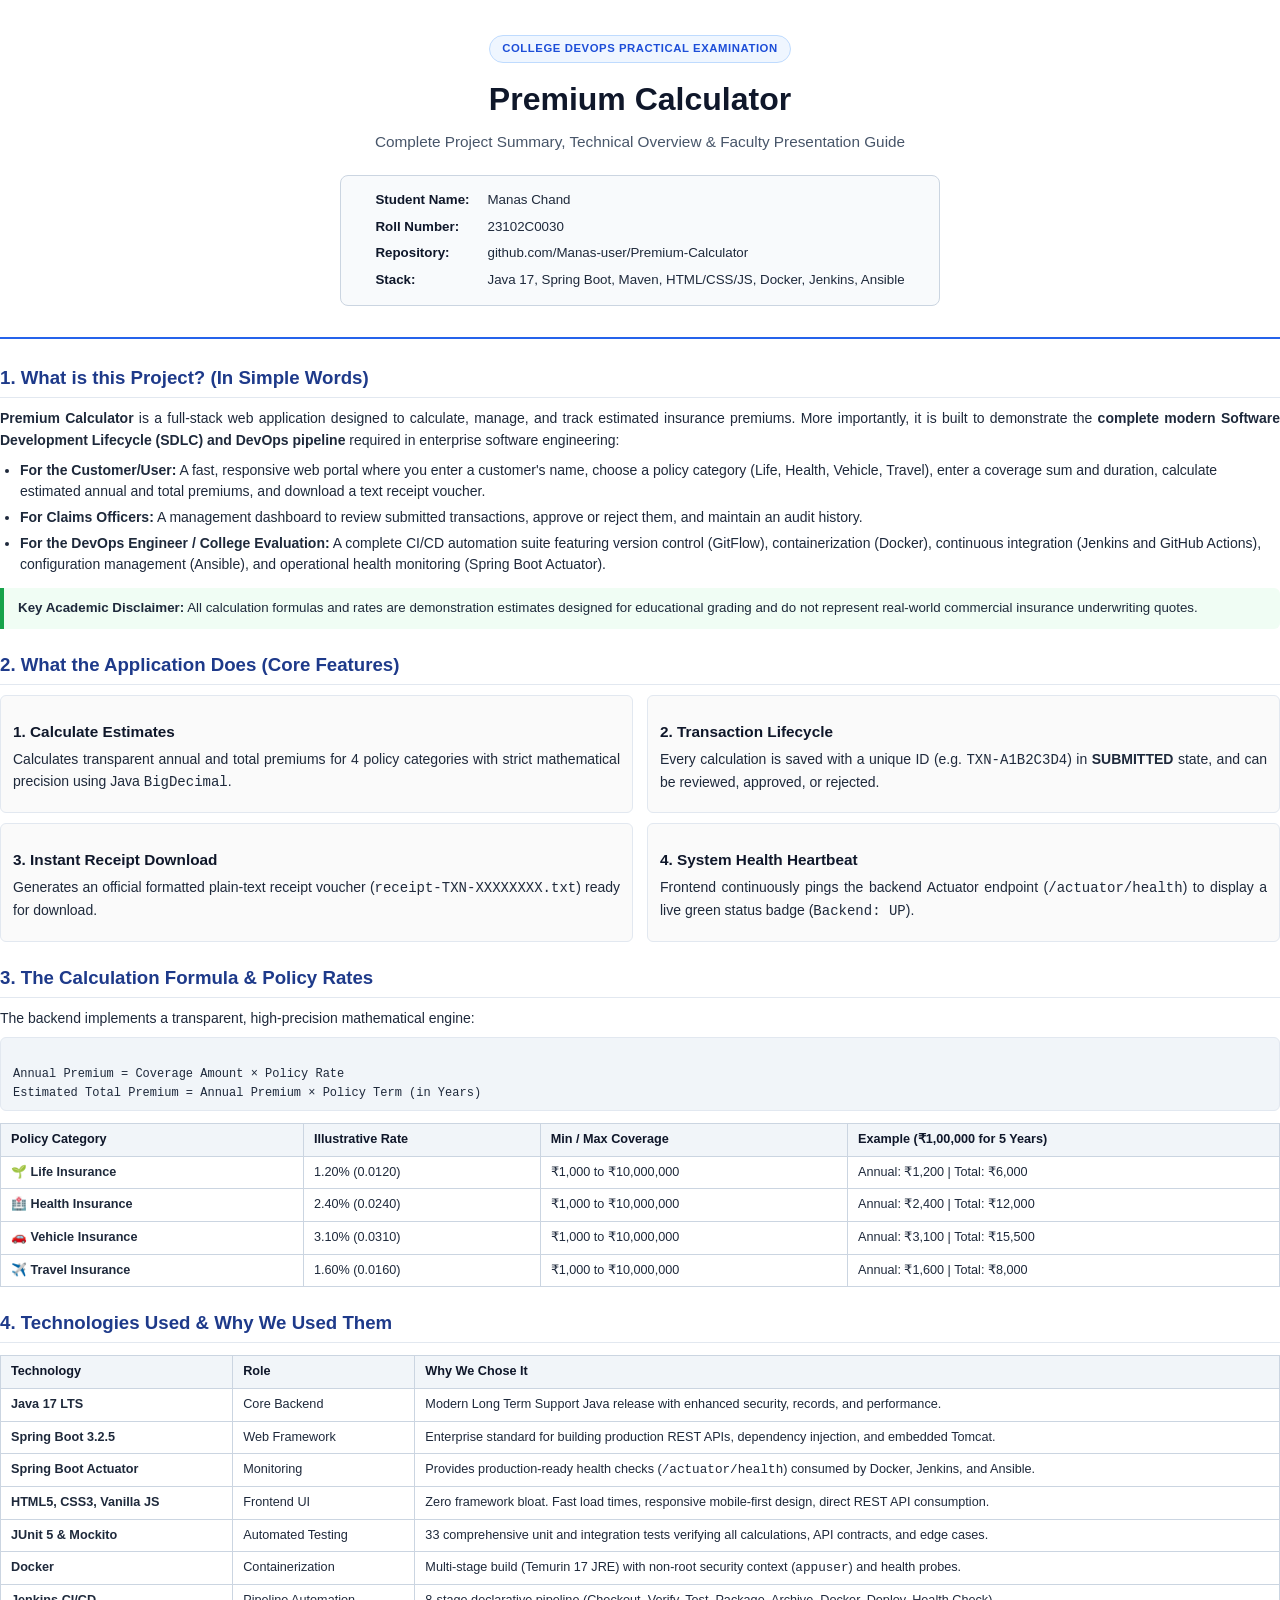
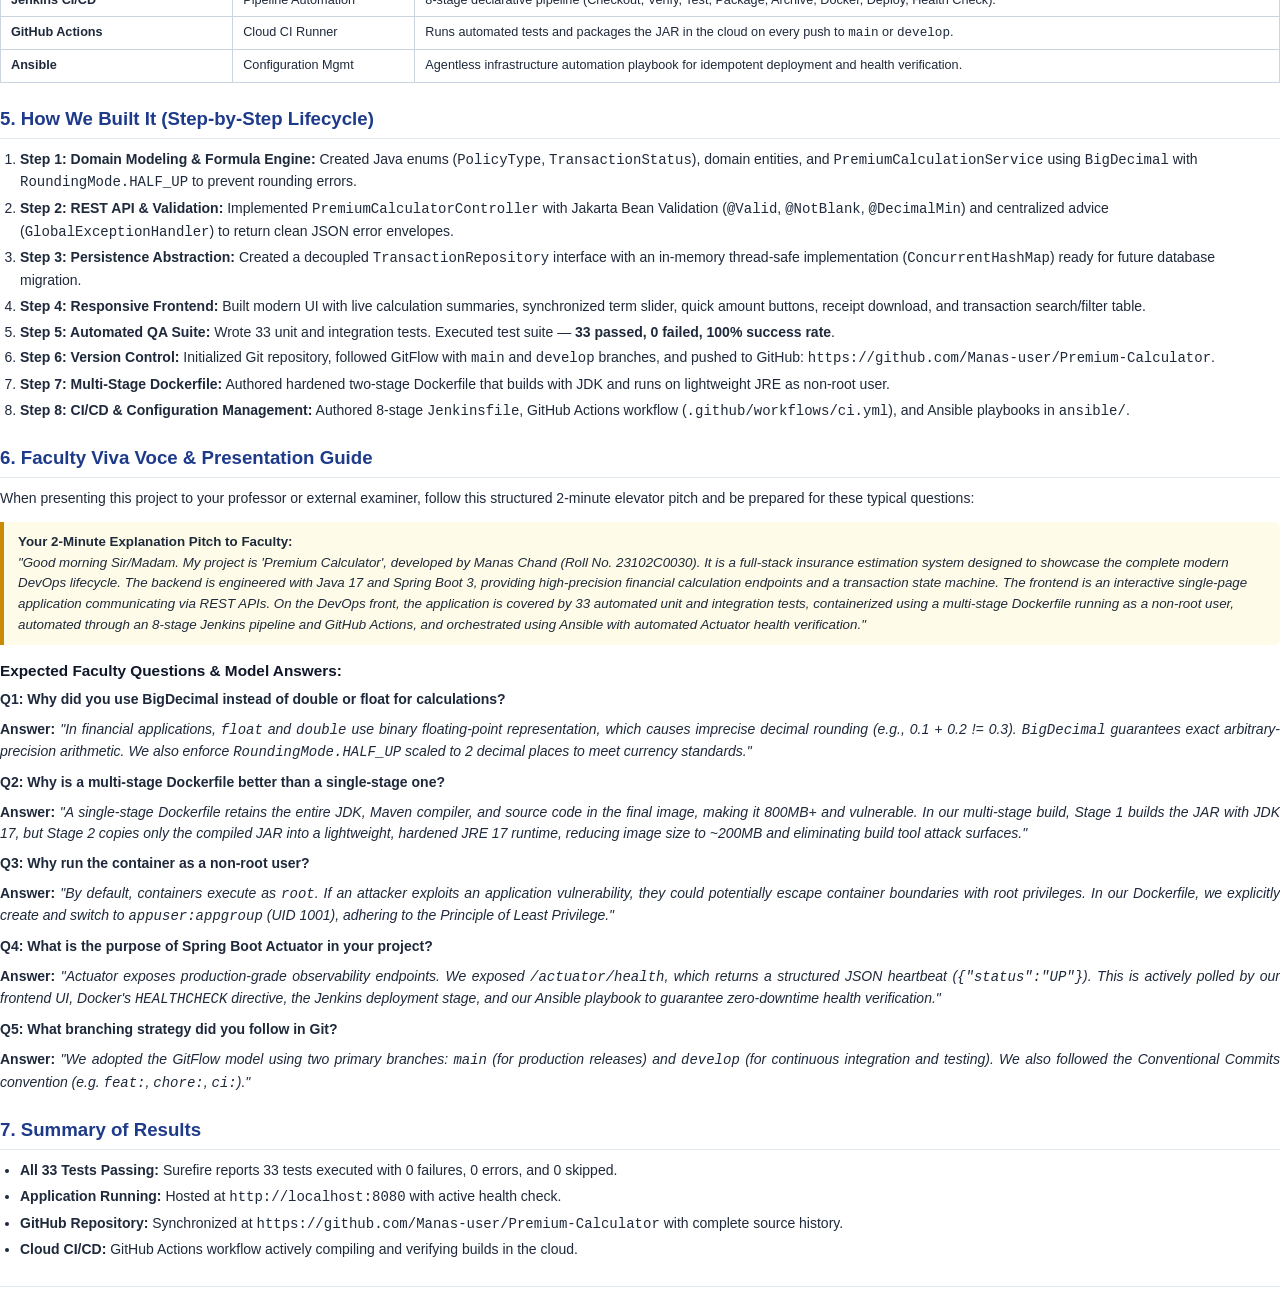
<file: docs/summary.html>
<!DOCTYPE html>
<html lang="en">
<head>
<meta charset="UTF-8">
<title>Premium Calculator - Full Project Summary & Faculty Viva Guide</title>
<style>
    @page {
        size: A4;
        margin: 18mm 16mm 18mm 16mm;
    }
    * {
        box-sizing: border-box;
        margin: 0;
        padding: 0;
    }
    body {
        font-family: -apple-system, BlinkMacSystemFont, "Segoe UI", Roboto, Helvetica, Arial, sans-serif;
        color: #1e293b;
        background: #ffffff;
        font-size: 10.5pt;
        line-height: 1.55;
    }
    .cover {
        text-align: center;
        padding: 35px 20px 25px 20px;
        border-bottom: 2.5px solid #2563eb;
        margin-bottom: 25px;
    }
    .badge {
        display: inline-block;
        background: #eff6ff;
        color: #1d4ed8;
        font-weight: 700;
        font-size: 8.5pt;
        padding: 4px 12px;
        border-radius: 9999px;
        border: 1px solid #bfdbfe;
        text-transform: uppercase;
        letter-spacing: 0.05em;
        margin-bottom: 12px;
    }
    h1 {
        font-size: 24pt;
        color: #0f172a;
        margin-bottom: 6px;
        font-weight: 800;
    }
    .subtitle {
        font-size: 11.5pt;
        color: #475569;
        margin-bottom: 16px;
    }
    .student-card {
        display: inline-block;
        background: #f8fafc;
        border: 1.5px solid #cbd5e1;
        border-radius: 8px;
        padding: 10px 24px;
        margin-top: 5px;
        text-align: left;
        font-size: 10pt;
    }
    .student-card table td {
        padding: 2px 8px;
    }
    .student-card strong {
        color: #0f172a;
    }
    h2 {
        font-size: 14pt;
        color: #1e3a8a;
        border-bottom: 1.5px solid #e2e8f0;
        padding-bottom: 4px;
        margin-top: 22px;
        margin-bottom: 10px;
        page-break-after: avoid;
    }
    h3 {
        font-size: 11.5pt;
        color: #0f172a;
        margin-top: 14px;
        margin-bottom: 6px;
        page-break-after: avoid;
    }
    p {
        margin-bottom: 8px;
        text-align: justify;
    }
    ul, ol {
        margin-left: 20px;
        margin-bottom: 10px;
    }
    li {
        margin-bottom: 4px;
    }
    .callout {
        background: #f8fafc;
        border-left: 4px solid #2563eb;
        padding: 10px 14px;
        border-radius: 0 6px 6px 0;
        margin: 12px 0;
        font-size: 10pt;
    }
    .callout-success {
        background: #f0fdf4;
        border-left-color: #16a34a;
    }
    .callout-viva {
        background: #fefce8;
        border-left-color: #ca8a04;
    }
    table.data-table {
        width: 100%;
        border-collapse: collapse;
        margin: 12px 0;
        font-size: 9.5pt;
    }
    table.data-table th, table.data-table td {
        border: 1px solid #cbd5e1;
        padding: 6px 10px;
        text-align: left;
    }
    table.data-table th {
        background: #f1f5f9;
        color: #0f172a;
        font-weight: 700;
    }
    .code-block {
        background: #f1f5f9;
        border: 1px solid #e2e8f0;
        border-radius: 6px;
        padding: 8px 12px;
        font-family: Consolas, monospace;
        font-size: 9pt;
        margin: 8px 0;
        white-space: pre-wrap;
    }
    .page-break {
        page-break-before: always;
    }
    .grid-2 {
        display: flex;
        gap: 14px;
        margin-bottom: 10px;
    }
    .card {
        flex: 1;
        border: 1px solid #e2e8f0;
        border-radius: 6px;
        padding: 10px 12px;
        background: #fafafa;
    }
    .footer-note {
        text-align: center;
        font-size: 8.5pt;
        color: #94a3b8;
        margin-top: 25px;
        padding-top: 8px;
        border-top: 1px solid #e2e8f0;
    }
</style>
</head>
<body>

<!-- COVER SECTION -->
<div class="cover">
    <div class="badge">College DevOps Practical Examination</div>
    <h1>Premium Calculator</h1>
    <div class="subtitle">Complete Project Summary, Technical Overview & Faculty Presentation Guide</div>

    <div class="student-card">
        <table>
            <tr><td><strong>Student Name:</strong></td><td>Manas Chand</td></tr>
            <tr><td><strong>Roll Number:</strong></td><td>23102C0030</td></tr>
            <tr><td><strong>Repository:</strong></td><td>github.com/Manas-user/Premium-Calculator</td></tr>
            <tr><td><strong>Stack:</strong></td><td>Java 17, Spring Boot, Maven, HTML/CSS/JS, Docker, Jenkins, Ansible</td></tr>
        </table>
    </div>
</div>

<!-- 1. EXECUTIVE SUMMARY -->
<h2>1. What is this Project? (In Simple Words)</h2>
<p>
    <strong>Premium Calculator</strong> is a full-stack web application designed to calculate, manage, and track estimated insurance premiums. 
    More importantly, it is built to demonstrate the <strong>complete modern Software Development Lifecycle (SDLC) and DevOps pipeline</strong> required in enterprise software engineering:
</p>
<ul>
    <li><strong>For the Customer/User:</strong> A fast, responsive web portal where you enter a customer's name, choose a policy category (Life, Health, Vehicle, Travel), enter a coverage sum and duration, calculate estimated annual and total premiums, and download a text receipt voucher.</li>
    <li><strong>For Claims Officers:</strong> A management dashboard to review submitted transactions, approve or reject them, and maintain an audit history.</li>
    <li><strong>For the DevOps Engineer / College Evaluation:</strong> A complete CI/CD automation suite featuring version control (GitFlow), containerization (Docker), continuous integration (Jenkins and GitHub Actions), configuration management (Ansible), and operational health monitoring (Spring Boot Actuator).</li>
</ul>

<div class="callout callout-success">
    <strong>Key Academic Disclaimer:</strong> All calculation formulas and rates are demonstration estimates designed for educational grading and do not represent real-world commercial insurance underwriting quotes.
</div>

<!-- 2. WHAT IT DOES & HOW IT DOES IT -->
<h2>2. What the Application Does (Core Features)</h2>
<div class="grid-2">
    <div class="card">
        <h3>1. Calculate Estimates</h3>
        <p>Calculates transparent annual and total premiums for 4 policy categories with strict mathematical precision using Java <code>BigDecimal</code>.</p>
    </div>
    <div class="card">
        <h3>2. Transaction Lifecycle</h3>
        <p>Every calculation is saved with a unique ID (e.g. <code>TXN-A1B2C3D4</code>) in <strong>SUBMITTED</strong> state, and can be reviewed, approved, or rejected.</p>
    </div>
</div>
<div class="grid-2">
    <div class="card">
        <h3>3. Instant Receipt Download</h3>
        <p>Generates an official formatted plain-text receipt voucher (<code>receipt-TXN-XXXXXXXX.txt</code>) ready for download.</p>
    </div>
    <div class="card">
        <h3>4. System Health Heartbeat</h3>
        <p>Frontend continuously pings the backend Actuator endpoint (<code>/actuator/health</code>) to display a live green status badge (<code>Backend: UP</code>).</p>
    </div>
</div>

<!-- 3. THE FORMULA & RATES -->
<h2>3. The Calculation Formula & Policy Rates</h2>
<p>The backend implements a transparent, high-precision mathematical engine:</p>
<div class="code-block">
Annual Premium = Coverage Amount × Policy Rate
Estimated Total Premium = Annual Premium × Policy Term (in Years)
</div>
<table class="data-table">
    <thead>
        <tr>
            <th>Policy Category</th>
            <th>Illustrative Rate</th>
            <th>Min / Max Coverage</th>
            <th>Example (₹1,00,000 for 5 Years)</th>
        </tr>
    </thead>
    <tbody>
        <tr>
            <td><strong>🌱 Life Insurance</strong></td>
            <td>1.20% (0.0120)</td>
            <td>₹1,000 to ₹10,000,000</td>
            <td>Annual: ₹1,200 | Total: ₹6,000</td>
        </tr>
        <tr>
            <td><strong>🏥 Health Insurance</strong></td>
            <td>2.40% (0.0240)</td>
            <td>₹1,000 to ₹10,000,000</td>
            <td>Annual: ₹2,400 | Total: ₹12,000</td>
        </tr>
        <tr>
            <td><strong>🚗 Vehicle Insurance</strong></td>
            <td>3.10% (0.0310)</td>
            <td>₹1,000 to ₹10,000,000</td>
            <td>Annual: ₹3,100 | Total: ₹15,500</td>
        </tr>
        <tr>
            <td><strong>✈️ Travel Insurance</strong></td>
            <td>1.60% (0.0160)</td>
            <td>₹1,000 to ₹10,000,000</td>
            <td>Annual: ₹1,600 | Total: ₹8,000</td>
        </tr>
    </tbody>
</table>

<div class="page-break"></div>

<!-- 4. TECHNOLOGIES USED -->
<h2>4. Technologies Used & Why We Used Them</h2>
<table class="data-table">
    <thead>
        <tr>
            <th>Technology</th>
            <th>Role</th>
            <th>Why We Chose It</th>
        </tr>
    </thead>
    <tbody>
        <tr>
            <td><strong>Java 17 LTS</strong></td>
            <td>Core Backend</td>
            <td>Modern Long Term Support Java release with enhanced security, records, and performance.</td>
        </tr>
        <tr>
            <td><strong>Spring Boot 3.2.5</strong></td>
            <td>Web Framework</td>
            <td>Enterprise standard for building production REST APIs, dependency injection, and embedded Tomcat.</td>
        </tr>
        <tr>
            <td><strong>Spring Boot Actuator</strong></td>
            <td>Monitoring</td>
            <td>Provides production-ready health checks (<code>/actuator/health</code>) consumed by Docker, Jenkins, and Ansible.</td>
        </tr>
        <tr>
            <td><strong>HTML5, CSS3, Vanilla JS</strong></td>
            <td>Frontend UI</td>
            <td>Zero framework bloat. Fast load times, responsive mobile-first design, direct REST API consumption.</td>
        </tr>
        <tr>
            <td><strong>JUnit 5 & Mockito</strong></td>
            <td>Automated Testing</td>
            <td>33 comprehensive unit and integration tests verifying all calculations, API contracts, and edge cases.</td>
        </tr>
        <tr>
            <td><strong>Docker</strong></td>
            <td>Containerization</td>
            <td>Multi-stage build (Temurin 17 JRE) with non-root security context (<code>appuser</code>) and health probes.</td>
        </tr>
        <tr>
            <td><strong>Jenkins CI/CD</strong></td>
            <td>Pipeline Automation</td>
            <td>8-stage declarative pipeline (Checkout, Verify, Test, Package, Archive, Docker, Deploy, Health Check).</td>
        </tr>
        <tr>
            <td><strong>GitHub Actions</strong></td>
            <td>Cloud CI Runner</td>
            <td>Runs automated tests and packages the JAR in the cloud on every push to <code>main</code> or <code>develop</code>.</td>
        </tr>
        <tr>
            <td><strong>Ansible</strong></td>
            <td>Configuration Mgmt</td>
            <td>Agentless infrastructure automation playbook for idempotent deployment and health verification.</td>
        </tr>
    </tbody>
</table>

<!-- 5. HOW WE BUILT IT -->
<h2>5. How We Built It (Step-by-Step Lifecycle)</h2>
<ol>
    <li><strong>Step 1: Domain Modeling & Formula Engine:</strong> Created Java enums (<code>PolicyType</code>, <code>TransactionStatus</code>), domain entities, and <code>PremiumCalculationService</code> using <code>BigDecimal</code> with <code>RoundingMode.HALF_UP</code> to prevent rounding errors.</li>
    <li><strong>Step 2: REST API & Validation:</strong> Implemented <code>PremiumCalculatorController</code> with Jakarta Bean Validation (<code>@Valid</code>, <code>@NotBlank</code>, <code>@DecimalMin</code>) and centralized advice (<code>GlobalExceptionHandler</code>) to return clean JSON error envelopes.</li>
    <li><strong>Step 3: Persistence Abstraction:</strong> Created a decoupled <code>TransactionRepository</code> interface with an in-memory thread-safe implementation (<code>ConcurrentHashMap</code>) ready for future database migration.</li>
    <li><strong>Step 4: Responsive Frontend:</strong> Built modern UI with live calculation summaries, synchronized term slider, quick amount buttons, receipt download, and transaction search/filter table.</li>
    <li><strong>Step 5: Automated QA Suite:</strong> Wrote 33 unit and integration tests. Executed test suite — <strong>33 passed, 0 failed, 100% success rate</strong>.</li>
    <li><strong>Step 6: Version Control:</strong> Initialized Git repository, followed GitFlow with <code>main</code> and <code>develop</code> branches, and pushed to GitHub: <code>https://github.com/Manas-user/Premium-Calculator</code>.</li>
    <li><strong>Step 7: Multi-Stage Dockerfile:</strong> Authored hardened two-stage Dockerfile that builds with JDK and runs on lightweight JRE as non-root user.</li>
    <li><strong>Step 8: CI/CD & Configuration Management:</strong> Authored 8-stage <code>Jenkinsfile</code>, GitHub Actions workflow (<code>.github/workflows/ci.yml</code>), and Ansible playbooks in <code>ansible/</code>.</li>
</ol>

<div class="page-break"></div>

<!-- 6. HOW TO EXPLAIN TO FACULTY -->
<h2>6. Faculty Viva Voce & Presentation Guide</h2>
<p>
    When presenting this project to your professor or external examiner, follow this structured 2-minute elevator pitch and be prepared for these typical questions:
</p>

<div class="callout callout-viva">
    <strong>Your 2-Minute Explanation Pitch to Faculty:</strong><br>
    <em>
    "Good morning Sir/Madam. My project is 'Premium Calculator', developed by Manas Chand (Roll No. 23102C0030). 
    It is a full-stack insurance estimation system designed to showcase the complete modern DevOps lifecycle. 
    The backend is engineered with Java 17 and Spring Boot 3, providing high-precision financial calculation endpoints and a transaction state machine. 
    The frontend is an interactive single-page application communicating via REST APIs. 
    On the DevOps front, the application is covered by 33 automated unit and integration tests, containerized using a multi-stage Dockerfile running as a non-root user, automated through an 8-stage Jenkins pipeline and GitHub Actions, and orchestrated using Ansible with automated Actuator health verification."
    </em>
</div>

<h3>Expected Faculty Questions & Model Answers:</h3>

<p><strong>Q1: Why did you use BigDecimal instead of double or float for calculations?</strong></p>
<p><strong>Answer:</strong> <em>"In financial applications, <code>float</code> and <code>double</code> use binary floating-point representation, which causes imprecise decimal rounding (e.g., 0.1 + 0.2 != 0.3). <code>BigDecimal</code> guarantees exact arbitrary-precision arithmetic. We also enforce <code>RoundingMode.HALF_UP</code> scaled to 2 decimal places to meet currency standards."</em></p>

<p><strong>Q2: Why is a multi-stage Dockerfile better than a single-stage one?</strong></p>
<p><strong>Answer:</strong> <em>"A single-stage Dockerfile retains the entire JDK, Maven compiler, and source code in the final image, making it 800MB+ and vulnerable. In our multi-stage build, Stage 1 builds the JAR with JDK 17, but Stage 2 copies only the compiled JAR into a lightweight, hardened JRE 17 runtime, reducing image size to ~200MB and eliminating build tool attack surfaces."</em></p>

<p><strong>Q3: Why run the container as a non-root user?</strong></p>
<p><strong>Answer:</strong> <em>"By default, containers execute as <code>root</code>. If an attacker exploits an application vulnerability, they could potentially escape container boundaries with root privileges. In our Dockerfile, we explicitly create and switch to <code>appuser:appgroup</code> (UID 1001), adhering to the Principle of Least Privilege."</em></p>

<p><strong>Q4: What is the purpose of Spring Boot Actuator in your project?</strong></p>
<p><strong>Answer:</strong> <em>"Actuator exposes production-grade observability endpoints. We exposed <code>/actuator/health</code>, which returns a structured JSON heartbeat (<code>{"status":"UP"}</code>). This is actively polled by our frontend UI, Docker's <code>HEALTHCHECK</code> directive, the Jenkins deployment stage, and our Ansible playbook to guarantee zero-downtime health verification."</em></p>

<p><strong>Q5: What branching strategy did you follow in Git?</strong></p>
<p><strong>Answer:</strong> <em>"We adopted the GitFlow model using two primary branches: <code>main</code> (for production releases) and <code>develop</code> (for continuous integration and testing). We also followed the Conventional Commits convention (e.g. <code>feat:</code>, <code>chore:</code>, <code>ci:</code>)."</em></p>

<!-- 7. SUMMARY & CONCLUSION -->
<h2>7. Summary of Results</h2>
<ul>
    <li><strong>All 33 Tests Passing:</strong> Surefire reports 33 tests executed with 0 failures, 0 errors, and 0 skipped.</li>
    <li><strong>Application Running:</strong> Hosted at <code>http://localhost:8080</code> with active health check.</li>
    <li><strong>GitHub Repository:</strong> Synchronized at <code>https://github.com/Manas-user/Premium-Calculator</code> with complete source history.</li>
    <li><strong>Cloud CI/CD:</strong> GitHub Actions workflow actively compiling and verifying builds in the cloud.</li>
</ul>

<div class="footer-note">
    Premium Calculator — College Practical DevOps Project &copy; 2026 Manas Chand (Roll No. 23102C0030)
</div>

</body>
</html>
</file>
